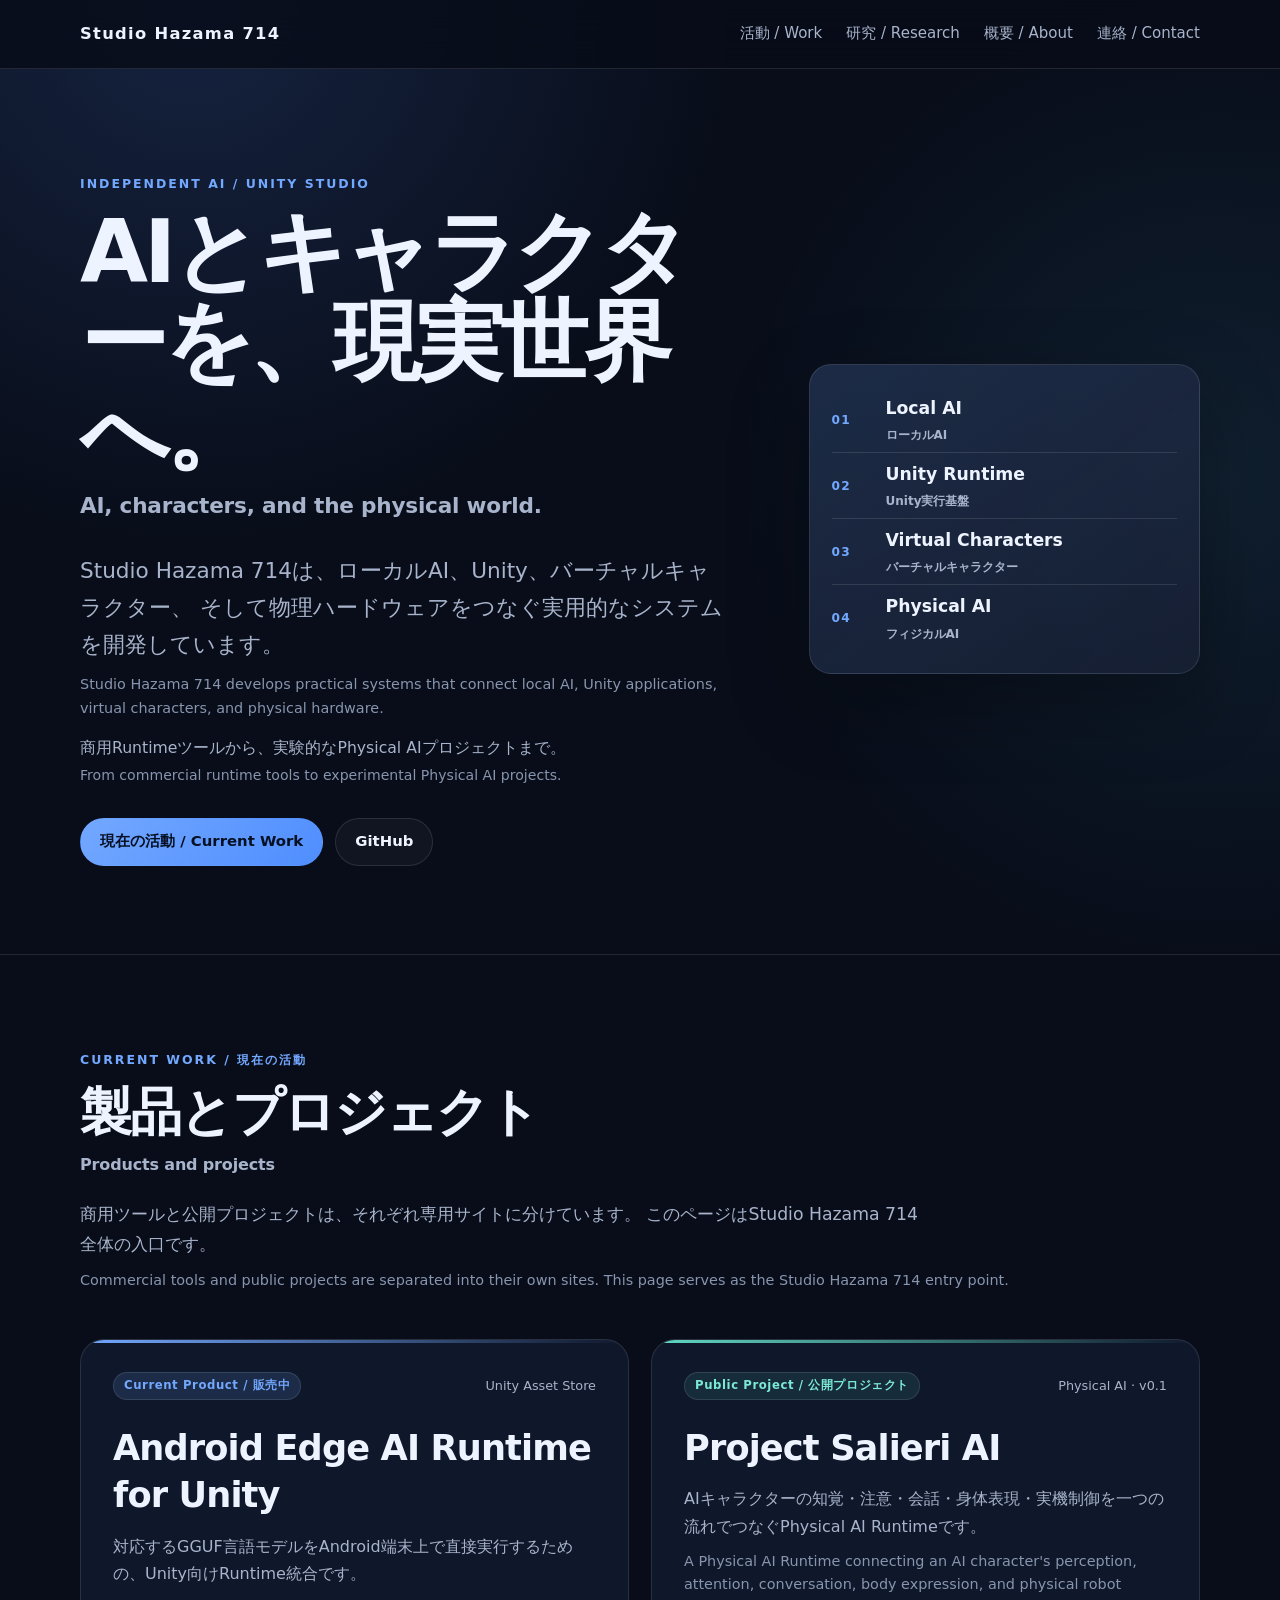
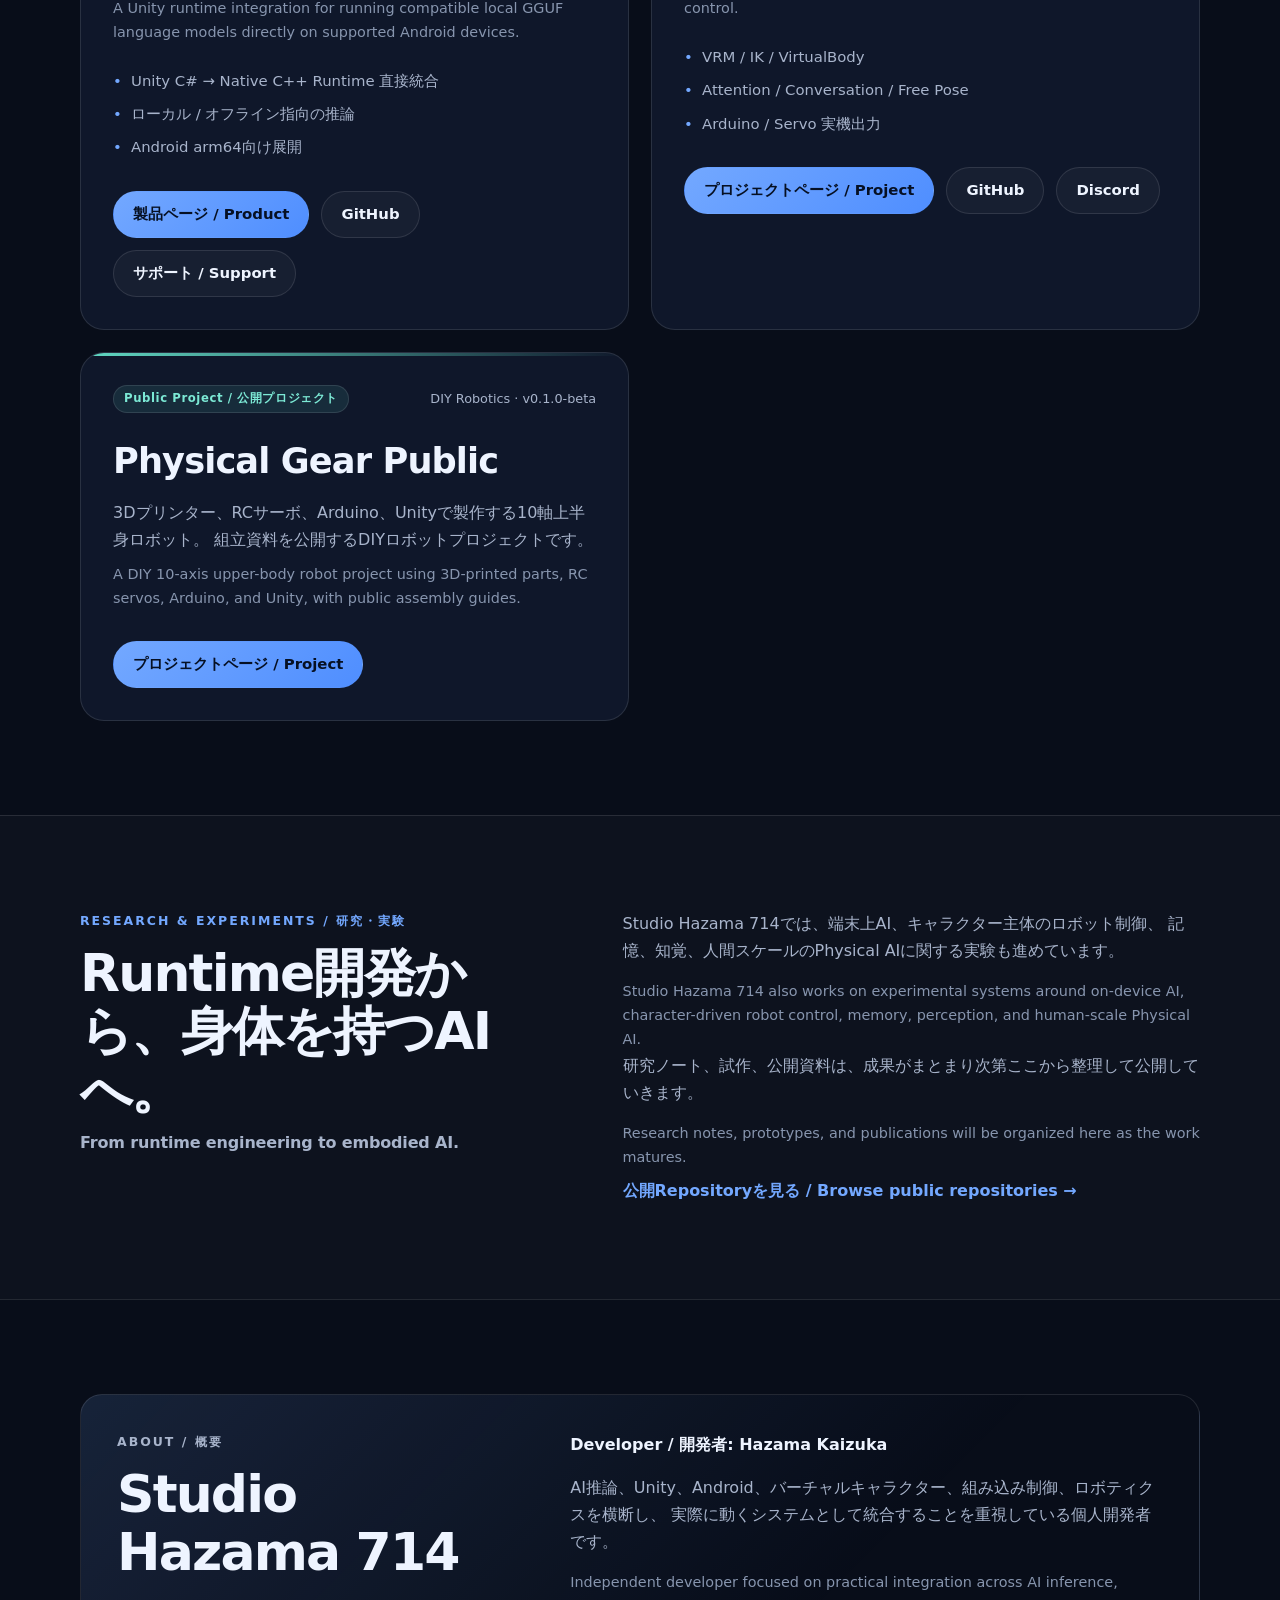
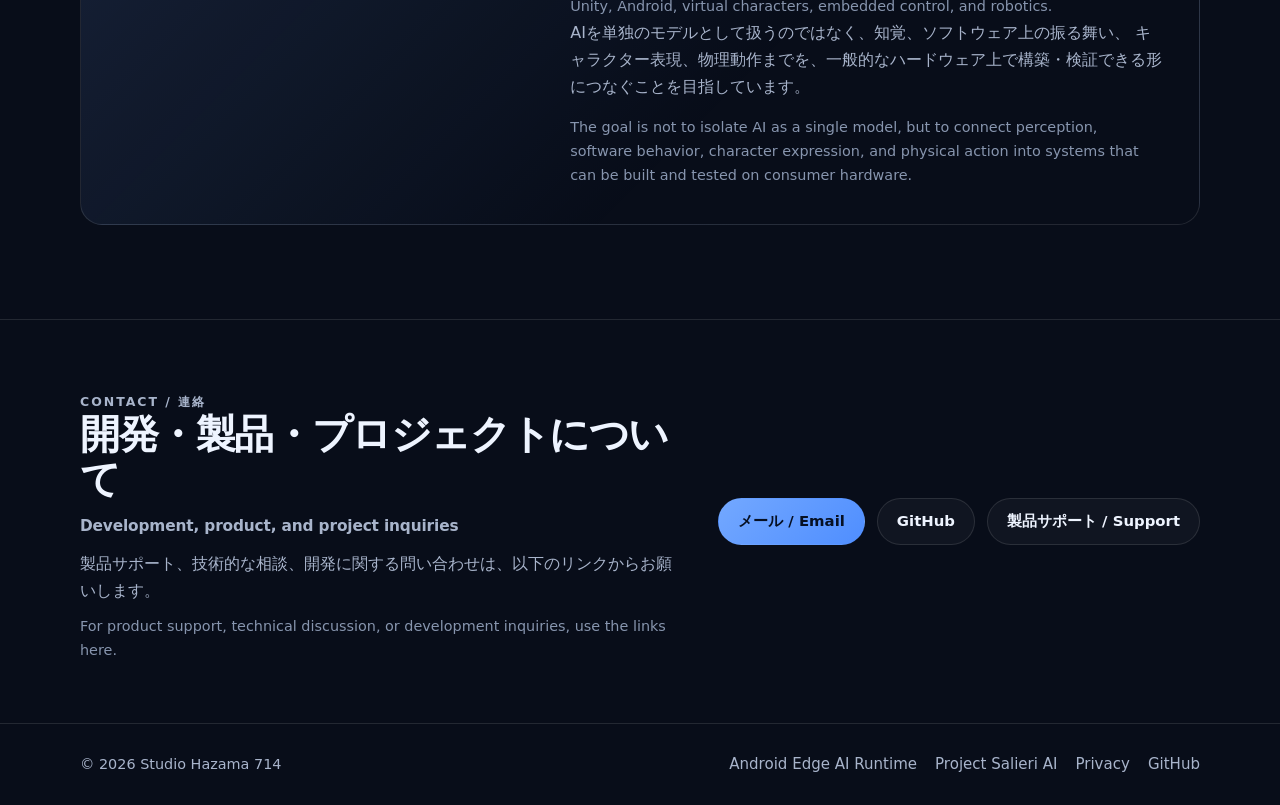
<file: index.html>
<!DOCTYPE html>
<html lang="ja">
<head>
  <meta charset="utf-8">
  <meta name="viewport" content="width=device-width, initial-scale=1">
  <meta name="description" content="Studio Hazama 714 — AI Runtime、Unity、バーチャルキャラクター、Physical AIを扱う個人開発スタジオ。">
  <meta name="theme-color" content="#0b1020">
  <title>Studio Hazama 714 | AI, Unity and Physical Systems</title>
  <link rel="stylesheet" href="style.css">
  <link rel="stylesheet" href="portal.css">
</head>
<body>
  <header class="site-header">
    <div class="container header-inner">
      <a class="brand" href="#top" aria-label="Studio Hazama 714 home">Studio Hazama 714</a>
      <nav aria-label="Primary navigation">
        <a href="#work">活動 / Work</a>
        <a href="#research">研究 / Research</a>
        <a href="#about">概要 / About</a>
        <a href="#contact">連絡 / Contact</a>
      </nav>
    </div>
  </header>

  <main id="top">
    <section class="hero studio-hero">
      <div class="container hero-grid">
        <div>
          <p class="eyebrow">Independent AI / Unity Studio</p>
          <h1>AIとキャラクターを、現実世界へ。</h1>
          <p class="en-heading">AI, characters, and the physical world.</p>
          <p class="lead">
            Studio Hazama 714は、ローカルAI、Unity、バーチャルキャラクター、
            そして物理ハードウェアをつなぐ実用的なシステムを開発しています。
          </p>
          <p class="en-copy">
            Studio Hazama 714 develops practical systems that connect local AI,
            Unity applications, virtual characters, and physical hardware.
          </p>
          <p class="hero-subline">
            商用Runtimeツールから、実験的なPhysical AIプロジェクトまで。
            <span class="en-inline">From commercial runtime tools to experimental Physical AI projects.</span>
          </p>
          <div class="actions">
            <a class="button primary" href="#work">現在の活動 / Current Work</a>
            <a class="button secondary" href="https://github.com/hazama714">GitHub</a>
          </div>
        </div>

        <div class="studio-mark" aria-label="Studio Hazama 714 focus areas">
          <div class="studio-mark-row"><span>01</span><strong>Local AI <small>ローカルAI</small></strong></div>
          <div class="studio-mark-row"><span>02</span><strong>Unity Runtime <small>Unity実行基盤</small></strong></div>
          <div class="studio-mark-row"><span>03</span><strong>Virtual Characters <small>バーチャルキャラクター</small></strong></div>
          <div class="studio-mark-row"><span>04</span><strong>Physical AI <small>フィジカルAI</small></strong></div>
        </div>
      </div>
    </section>

    <section id="work" class="section">
      <div class="container">
        <p class="eyebrow">Current Work / 現在の活動</p>
        <h2>製品とプロジェクト</h2>
        <p class="en-heading section-en">Products and projects</p>
        <p class="section-intro">
          商用ツールと公開プロジェクトは、それぞれ専用サイトに分けています。
          このページはStudio Hazama 714全体の入口です。
        </p>
        <p class="en-copy">
          Commercial tools and public projects are separated into their own sites.
          This page serves as the Studio Hazama 714 entry point.
        </p>

        <div class="work-grid">
          <article class="work-card product-card">
            <div class="work-card-topline">
              <span class="pill">Current Product / 販売中</span>
              <span class="work-meta">Unity Asset Store</span>
            </div>
            <h3>Android Edge AI Runtime for Unity</h3>
            <p>
              対応するGGUF言語モデルをAndroid端末上で直接実行するための、Unity向けRuntime統合です。
            </p>
            <p class="en-copy compact-en">
              A Unity runtime integration for running compatible local GGUF language
              models directly on supported Android devices.
            </p>
            <ul class="compact-list">
              <li>Unity C# → Native C++ Runtime 直接統合</li>
              <li>ローカル / オフライン指向の推論</li>
              <li>Android arm64向け展開</li>
            </ul>
            <div class="actions">
              <a class="button primary" href="https://hazama714.github.io/Project-Salieri-AI-Android-Runtime/">製品ページ / Product</a>
              <a class="button secondary" href="https://github.com/hazama714/Project-Salieri-AI-Android-Runtime">GitHub</a>
              <a class="button secondary" href="support.html">サポート / Support</a>
            </div>
          </article>

          <article class="work-card project-card">
            <div class="work-card-topline">
              <span class="pill">Public Project / 公開プロジェクト</span>
              <span class="work-meta">Physical AI · v0.1</span>
            </div>
            <h3>Project Salieri AI</h3>
            <p>
              AIキャラクターの知覚・注意・会話・身体表現・実機制御を一つの流れでつなぐPhysical AI Runtimeです。
            </p>
            <p class="en-copy compact-en">
              A Physical AI Runtime connecting an AI character's perception, attention,
              conversation, body expression, and physical robot control.
            </p>
            <ul class="compact-list">
              <li>VRM / IK / VirtualBody</li>
              <li>Attention / Conversation / Free Pose</li>
              <li>Arduino / Servo 実機出力</li>
            </ul>
            <div class="actions">
              <a class="button primary" href="https://hazama714.github.io/Project-Salieri-AI/">プロジェクトページ / Project</a>
              <a class="button secondary" href="https://github.com/hazama714/Project-Salieri-AI">GitHub</a>
              <a class="button secondary" href="https://discord.gg/tJhNYX4sfB" target="_blank" rel="noopener noreferrer">Discord</a>
            </div>
          </article>

          <article class="work-card project-card">
            <div class="work-card-topline">
              <span class="pill">Public Project / 公開プロジェクト</span>
              <span class="work-meta">DIY Robotics · v0.1.0-beta</span>
            </div>
            <h3>Physical Gear Public</h3>
            <p>
              3Dプリンター、RCサーボ、Arduino、Unityで製作する10軸上半身ロボット。
              組立資料を公開するDIYロボットプロジェクトです。
            </p>
            <p class="en-copy compact-en">
              A DIY 10-axis upper-body robot project using 3D-printed parts, RC servos,
              Arduino, and Unity, with public assembly guides.
            </p>
            <div class="actions">
              <a class="button primary" href="https://hazama714.github.io/Physical-Gear-Public/">プロジェクトページ / Project</a>
            </div>
          </article>
        </div>
      </div>
    </section>

    <section id="research" class="section alt">
      <div class="container research-grid">
        <div>
          <p class="eyebrow">Research & Experiments / 研究・実験</p>
          <h2>Runtime開発から、身体を持つAIへ。</h2>
          <p class="en-heading section-en">From runtime engineering to embodied AI.</p>
        </div>
        <div class="research-copy">
          <p>
            Studio Hazama 714では、端末上AI、キャラクター主体のロボット制御、
            記憶、知覚、人間スケールのPhysical AIに関する実験も進めています。
          </p>
          <p class="en-copy">
            Studio Hazama 714 also works on experimental systems around on-device AI,
            character-driven robot control, memory, perception, and human-scale Physical AI.
          </p>
          <p>
            研究ノート、試作、公開資料は、成果がまとまり次第ここから整理して公開していきます。
          </p>
          <p class="en-copy">
            Research notes, prototypes, and publications will be organized here as the work matures.
          </p>
          <a class="text-link" href="https://github.com/hazama714">公開Repositoryを見る / Browse public repositories →</a>
        </div>
      </div>
    </section>

    <section id="about" class="section">
      <div class="container split-panel studio-about">
        <div>
          <p class="eyebrow">About / 概要</p>
          <h2>Studio Hazama 714</h2>
        </div>
        <div>
          <p><strong>Developer / 開発者: Hazama Kaizuka</strong></p>
          <p>
            AI推論、Unity、Android、バーチャルキャラクター、組み込み制御、ロボティクスを横断し、
            実際に動くシステムとして統合することを重視している個人開発者です。
          </p>
          <p class="en-copy">
            Independent developer focused on practical integration across AI inference,
            Unity, Android, virtual characters, embedded control, and robotics.
          </p>
          <p>
            AIを単独のモデルとして扱うのではなく、知覚、ソフトウェア上の振る舞い、
            キャラクター表現、物理動作までを、一般的なハードウェア上で構築・検証できる形につなぐことを目指しています。
          </p>
          <p class="en-copy">
            The goal is not to isolate AI as a single model, but to connect perception,
            software behavior, character expression, and physical action into systems that
            can be built and tested on consumer hardware.
          </p>
        </div>
      </div>
    </section>

    <section id="contact" class="section compact">
      <div class="container callout">
        <div>
          <p class="eyebrow">Contact / 連絡</p>
          <h2>開発・製品・プロジェクトについて</h2>
          <p class="en-heading contact-en">Development, product, and project inquiries</p>
          <p>
            製品サポート、技術的な相談、開発に関する問い合わせは、以下のリンクからお願いします。
          </p>
          <p class="en-copy">
            For product support, technical discussion, or development inquiries, use the links here.
          </p>
        </div>
        <div class="actions contact-actions">
          <a class="button primary" href="mailto:otakunokaseki@gmail.com">メール / Email</a>
          <a class="button secondary" href="https://github.com/hazama714">GitHub</a>
          <a class="button secondary" href="support.html">製品サポート / Support</a>
        </div>
      </div>
    </section>
  </main>

  <footer class="site-footer">
    <div class="container footer-inner">
      <p>© 2026 Studio Hazama 714</p>
      <div class="footer-links">
        <a href="https://hazama714.github.io/Project-Salieri-AI-Android-Runtime/">Android Edge AI Runtime</a>
        <a href="https://hazama714.github.io/Project-Salieri-AI/">Project Salieri AI</a>
        <a href="privacy.html">Privacy</a>
        <a href="https://github.com/hazama714">GitHub</a>
      </div>
    </div>
  </footer>
</body>
</html>
</file>
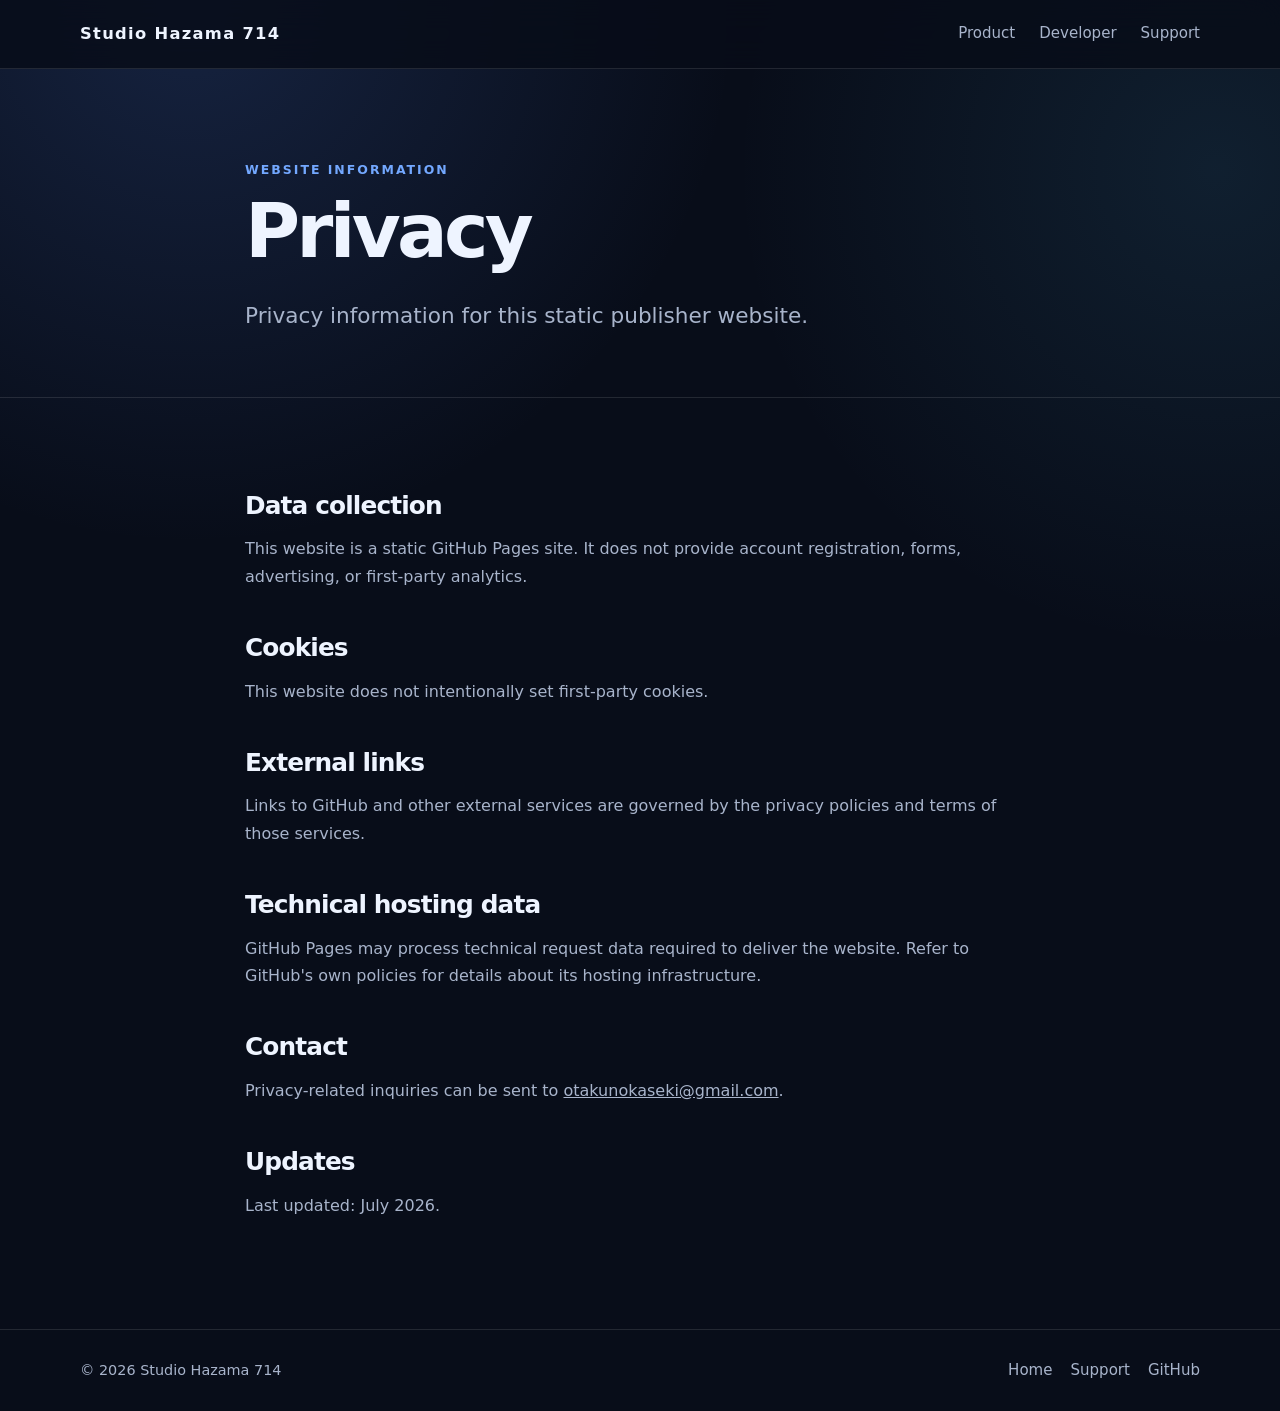
<file: privacy.html>
<!DOCTYPE html>
<html lang="en">
<head>
  <meta charset="utf-8">
  <meta name="viewport" content="width=device-width, initial-scale=1">
  <meta name="description" content="Privacy information for the Studio Hazama 714 publisher website.">
  <meta name="theme-color" content="#0b1020">
  <title>Privacy | Studio Hazama 714</title>
  <link rel="stylesheet" href="style.css">
</head>
<body>
  <header class="site-header">
    <div class="container header-inner">
      <a class="brand" href="index.html" aria-label="Studio Hazama 714 home">Studio Hazama 714</a>
      <nav aria-label="Primary navigation">
        <a href="index.html#product">Product</a>
        <a href="index.html#developer">Developer</a>
        <a href="support.html">Support</a>
      </nav>
    </div>
  </header>

  <main>
    <section class="page-hero">
      <div class="container narrow">
        <p class="eyebrow">Website information</p>
        <h1>Privacy</h1>
        <p class="lead">Privacy information for this static publisher website.</p>
      </div>
    </section>

    <section class="section">
      <div class="container narrow prose">
        <h2>Data collection</h2>
        <p>
          This website is a static GitHub Pages site. It does not provide account
          registration, forms, advertising, or first-party analytics.
        </p>

        <h2>Cookies</h2>
        <p>
          This website does not intentionally set first-party cookies.
        </p>

        <h2>External links</h2>
        <p>
          Links to GitHub and other external services are governed by the privacy
          policies and terms of those services.
        </p>

        <h2>Technical hosting data</h2>
        <p>
          GitHub Pages may process technical request data required to deliver the
          website. Refer to GitHub's own policies for details about its hosting
          infrastructure.
        </p>

        <h2>Contact</h2>
        <p>
          Privacy-related inquiries can be sent to
          <a href="mailto:otakunokaseki@gmail.com">otakunokaseki@gmail.com</a>.
        </p>

        <h2>Updates</h2>
        <p>Last updated: July 2026.</p>
      </div>
    </section>
  </main>

  <footer class="site-footer">
    <div class="container footer-inner">
      <p>© 2026 Studio Hazama 714</p>
      <div class="footer-links">
        <a href="index.html">Home</a>
        <a href="support.html">Support</a>
        <a href="https://github.com/hazama714">GitHub</a>
      </div>
    </div>
  </footer>
</body>
</html>
</file>
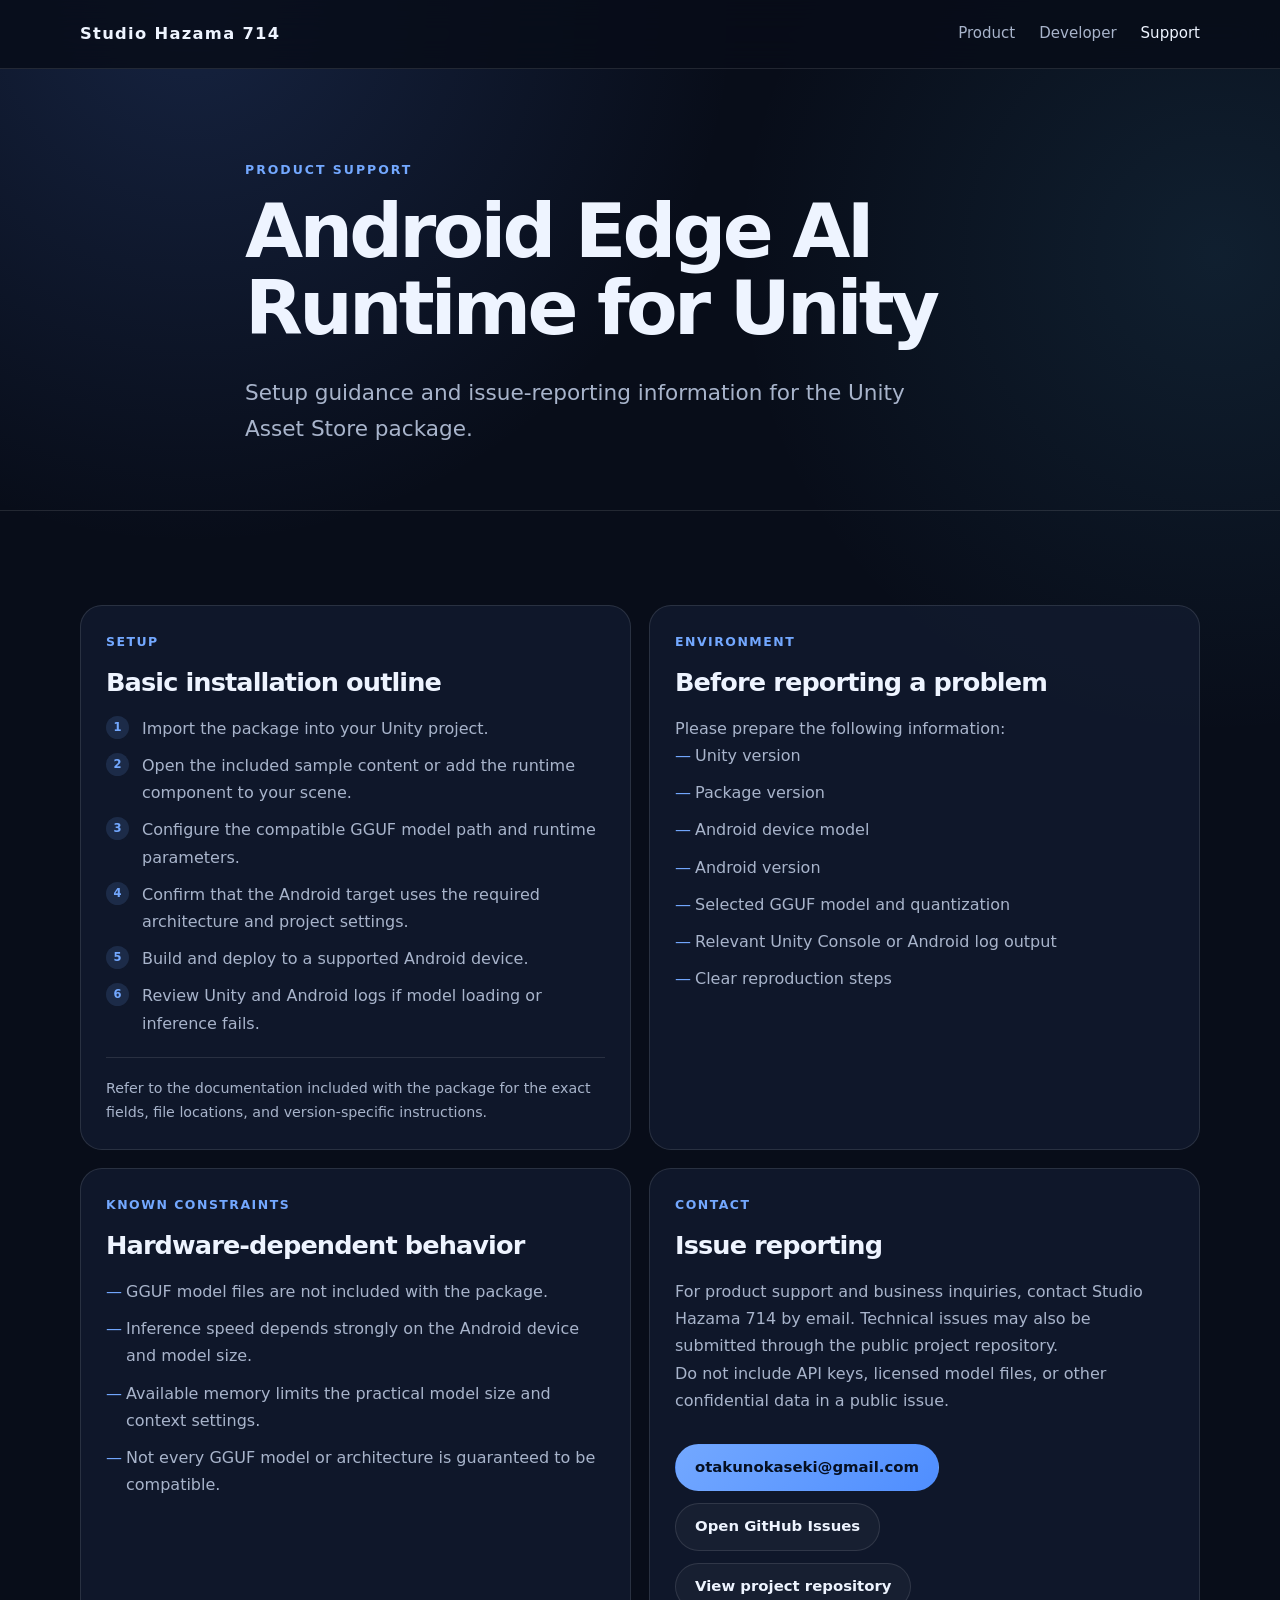
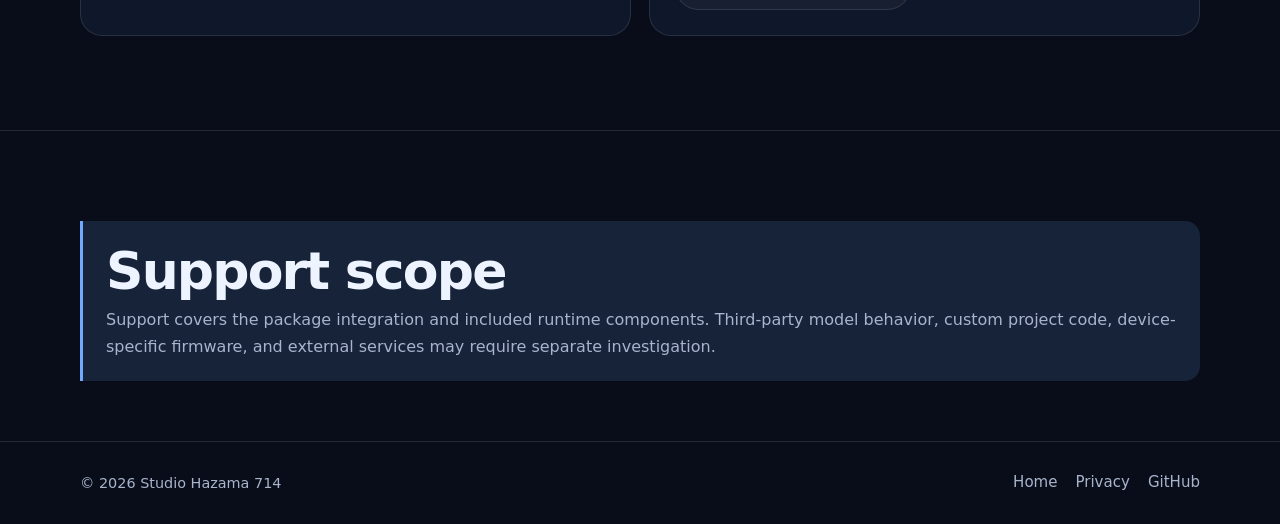
<file: support.html>
<!DOCTYPE html>
<html lang="en">
<head>
  <meta charset="utf-8">
  <meta name="viewport" content="width=device-width, initial-scale=1">
  <meta name="description" content="Support information for Android Edge AI Runtime for Unity.">
  <meta name="theme-color" content="#0b1020">
  <title>Support | Studio Hazama 714</title>
  <link rel="stylesheet" href="style.css">
</head>
<body>
  <header class="site-header">
    <div class="container header-inner">
      <a class="brand" href="index.html" aria-label="Studio Hazama 714 home">Studio Hazama 714</a>
      <nav aria-label="Primary navigation">
        <a href="index.html#product">Product</a>
        <a href="index.html#developer">Developer</a>
        <a href="support.html" aria-current="page">Support</a>
      </nav>
    </div>
  </header>

  <main>
    <section class="page-hero">
      <div class="container narrow">
        <p class="eyebrow">Product support</p>
        <h1>Android Edge AI Runtime for Unity</h1>
        <p class="lead">
          Setup guidance and issue-reporting information for the Unity Asset Store package.
        </p>
      </div>
    </section>

    <section class="section">
      <div class="container support-grid">
        <article class="card support-card">
          <p class="card-kicker">Setup</p>
          <h2>Basic installation outline</h2>
          <ol class="support-list numbered">
            <li>Import the package into your Unity project.</li>
            <li>Open the included sample content or add the runtime component to your scene.</li>
            <li>Configure the compatible GGUF model path and runtime parameters.</li>
            <li>Confirm that the Android target uses the required architecture and project settings.</li>
            <li>Build and deploy to a supported Android device.</li>
            <li>Review Unity and Android logs if model loading or inference fails.</li>
          </ol>
          <p class="small-note">
            Refer to the documentation included with the package for the exact fields,
            file locations, and version-specific instructions.
          </p>
        </article>

        <article class="card support-card">
          <p class="card-kicker">Environment</p>
          <h2>Before reporting a problem</h2>
          <p>Please prepare the following information:</p>
          <ul class="support-list">
            <li>Unity version</li>
            <li>Package version</li>
            <li>Android device model</li>
            <li>Android version</li>
            <li>Selected GGUF model and quantization</li>
            <li>Relevant Unity Console or Android log output</li>
            <li>Clear reproduction steps</li>
          </ul>
        </article>

        <article class="card support-card">
          <p class="card-kicker">Known constraints</p>
          <h2>Hardware-dependent behavior</h2>
          <ul class="support-list">
            <li>GGUF model files are not included with the package.</li>
            <li>Inference speed depends strongly on the Android device and model size.</li>
            <li>Available memory limits the practical model size and context settings.</li>
            <li>Not every GGUF model or architecture is guaranteed to be compatible.</li>
          </ul>
        </article>

        <article class="card support-card">
          <p class="card-kicker">Contact</p>
          <h2>Issue reporting</h2>
          <p>
            For product support and business inquiries, contact Studio Hazama 714
            by email. Technical issues may also be submitted through the public
            project repository.
          </p>
          <p>
            Do not include API keys, licensed model files, or other confidential
            data in a public issue.
          </p>
          <div class="actions vertical">
            <a class="button primary" href="mailto:otakunokaseki@gmail.com">otakunokaseki@gmail.com</a>
            <a class="button secondary" href="https://github.com/hazama714/Project-Salieri-AI-Android-Runtime/issues">Open GitHub Issues</a>
            <a class="button secondary" href="https://github.com/hazama714/Project-Salieri-AI-Android-Runtime">View project repository</a>
          </div>
        </article>
      </div>
    </section>

    <section class="section compact">
      <div class="container notice">
        <h2>Support scope</h2>
        <p>
          Support covers the package integration and included runtime components.
          Third-party model behavior, custom project code, device-specific firmware,
          and external services may require separate investigation.
        </p>
      </div>
    </section>
  </main>

  <footer class="site-footer">
    <div class="container footer-inner">
      <p>© 2026 Studio Hazama 714</p>
      <div class="footer-links">
        <a href="index.html">Home</a>
        <a href="privacy.html">Privacy</a>
        <a href="https://github.com/hazama714">GitHub</a>
      </div>
    </div>
  </footer>
</body>
</html>
</file>
<file: style.css>
/* Hazama714 publisher website */
:root {
  --bg: #080d19;
  --bg-soft: #0d1425;
  --panel: rgba(18, 27, 48, 0.78);
  --panel-strong: #121b30;
  --text: #eef4ff;
  --muted: #a8b4cb;
  --line: rgba(255, 255, 255, 0.11);
  --accent: #73a8ff;
  --accent-strong: #4f8eff;
  --accent-soft: rgba(115, 168, 255, 0.14);
  --max: 1120px;
  --radius: 22px;
  color-scheme: dark;
}

* {
  box-sizing: border-box;
}

html {
  scroll-behavior: smooth;
}

body {
  margin: 0;
  min-width: 320px;
  background:
    radial-gradient(circle at 15% 0%, rgba(71, 113, 204, 0.22), transparent 34rem),
    radial-gradient(circle at 95% 12%, rgba(73, 164, 210, 0.12), transparent 30rem),
    var(--bg);
  color: var(--text);
  font-family:
    Inter, ui-sans-serif, system-ui, -apple-system, BlinkMacSystemFont,
    "Segoe UI", sans-serif;
  line-height: 1.7;
}

a {
  color: inherit;
}

.container {
  width: min(calc(100% - 40px), var(--max));
  margin-inline: auto;
}

.narrow {
  max-width: 790px;
}

.site-header {
  position: sticky;
  top: 0;
  z-index: 20;
  border-bottom: 1px solid var(--line);
  background: rgba(8, 13, 25, 0.84);
  backdrop-filter: blur(18px);
}

.header-inner {
  min-height: 68px;
  display: flex;
  align-items: center;
  justify-content: space-between;
  gap: 24px;
}

.brand {
  text-decoration: none;
  font-size: 1.02rem;
  font-weight: 800;
  letter-spacing: 0.08em;
}

nav {
  display: flex;
  gap: 24px;
}

nav a,
.footer-links a {
  color: var(--muted);
  text-decoration: none;
  font-size: 0.94rem;
}

nav a:hover,
nav a[aria-current="page"],
.footer-links a:hover {
  color: var(--text);
}

.hero {
  padding: 104px 0 88px;
}

.hero-grid {
  display: grid;
  grid-template-columns: minmax(0, 1.25fr) minmax(300px, 0.75fr);
  align-items: center;
  gap: 76px;
}

.eyebrow {
  margin: 0 0 13px;
  color: var(--accent);
  font-size: 0.78rem;
  font-weight: 800;
  letter-spacing: 0.16em;
  text-transform: uppercase;
}

h1,
h2,
h3,
p {
  overflow-wrap: anywhere;
}

h1 {
  max-width: 820px;
  margin: 0;
  font-size: clamp(2.8rem, 7vw, 5.5rem);
  line-height: 1.02;
  letter-spacing: -0.05em;
}

h2 {
  margin: 0;
  font-size: clamp(2rem, 4.5vw, 3.25rem);
  line-height: 1.12;
  letter-spacing: -0.035em;
}

h3 {
  margin: 0 0 8px;
  font-size: 1.18rem;
  line-height: 1.35;
}

.lead {
  max-width: 720px;
  margin: 28px 0 0;
  color: var(--muted);
  font-size: clamp(1.08rem, 2.4vw, 1.35rem);
}

.actions {
  display: flex;
  flex-wrap: wrap;
  gap: 12px;
  margin-top: 30px;
}

.actions.vertical {
  align-items: flex-start;
  flex-direction: column;
}

.button {
  display: inline-flex;
  min-height: 46px;
  align-items: center;
  justify-content: center;
  border: 1px solid transparent;
  border-radius: 999px;
  padding: 10px 19px;
  text-decoration: none;
  font-size: 0.93rem;
  font-weight: 750;
  transition:
    transform 160ms ease,
    background 160ms ease,
    border-color 160ms ease;
}

.button:hover {
  transform: translateY(-2px);
}

.button.primary {
  background: linear-gradient(135deg, var(--accent), var(--accent-strong));
  color: #061023;
}

.button.secondary {
  border-color: var(--line);
  background: rgba(255, 255, 255, 0.035);
}

.runtime-card {
  padding: 26px;
  border: 1px solid var(--line);
  border-radius: var(--radius);
  background:
    linear-gradient(145deg, rgba(111, 169, 255, 0.11), rgba(255, 255, 255, 0.025)),
    var(--panel);
  box-shadow: 0 28px 80px rgba(0, 0, 0, 0.32);
}

.runtime-node {
  display: flex;
  align-items: center;
  justify-content: space-between;
  gap: 18px;
  border: 1px solid var(--line);
  border-radius: 15px;
  padding: 17px 18px;
  background: rgba(4, 9, 20, 0.4);
}

.runtime-node span {
  color: var(--muted);
  font-size: 0.88rem;
}

.runtime-node strong {
  font-size: 1rem;
}

.runtime-arrow {
  padding: 7px;
  color: var(--accent);
  text-align: center;
  font-size: 1.25rem;
}

.section {
  padding: 94px 0;
  border-top: 1px solid var(--line);
}

.section.alt {
  background: rgba(255, 255, 255, 0.018);
}

.section.compact {
  padding: 60px 0;
}

.section-intro {
  max-width: 850px;
  margin: 22px 0 0;
  color: var(--muted);
  font-size: 1.08rem;
}

.feature-grid {
  display: grid;
  grid-template-columns: repeat(4, minmax(0, 1fr));
  gap: 16px;
  margin-top: 42px;
}

.card {
  border: 1px solid var(--line);
  border-radius: var(--radius);
  padding: 25px;
  background: var(--panel);
}

.card p {
  margin: 0;
  color: var(--muted);
}

.card-kicker {
  margin-bottom: 16px !important;
  color: var(--accent) !important;
  font-size: 0.78rem;
  font-weight: 800;
  letter-spacing: 0.12em;
  text-transform: uppercase;
}

.split-panel {
  display: grid;
  grid-template-columns: minmax(0, 0.8fr) minmax(0, 1.2fr);
  gap: 58px;
  margin-top: 72px;
  border: 1px solid var(--line);
  border-radius: var(--radius);
  padding: 36px;
  background: linear-gradient(135deg, var(--accent-soft), transparent 62%);
}

.steps,
.support-list {
  margin: 0;
  padding: 0;
  list-style: none;
}

.steps {
  display: grid;
  gap: 13px;
}

.steps li {
  display: flex;
  align-items: flex-start;
  gap: 14px;
  color: var(--muted);
}

.steps span {
  display: inline-grid;
  flex: 0 0 28px;
  width: 28px;
  height: 28px;
  place-items: center;
  border-radius: 50%;
  background: var(--accent-soft);
  color: var(--accent);
  font-size: 0.78rem;
  font-weight: 800;
}

.notice {
  margin-top: 30px;
  border-left: 3px solid var(--accent);
  border-radius: 0 15px 15px 0;
  padding: 21px 23px;
  background: var(--accent-soft);
}

.notice p {
  margin: 6px 0 0;
  color: var(--muted);
}

.callout {
  display: flex;
  align-items: center;
  justify-content: space-between;
  gap: 38px;
}

.callout h2 {
  font-size: clamp(1.7rem, 4vw, 2.5rem);
}

.callout p {
  margin: 11px 0 0;
  color: var(--muted);
}

.page-hero {
  padding: 90px 0 62px;
}

.page-hero h1 {
  font-size: clamp(2.5rem, 6vw, 4.7rem);
}

.support-grid {
  display: grid;
  grid-template-columns: repeat(2, minmax(0, 1fr));
  gap: 18px;
}

.support-card h2 {
  margin-bottom: 18px;
  font-size: 1.6rem;
}

.support-list {
  display: grid;
  gap: 10px;
}

.support-list li {
  position: relative;
  padding-left: 20px;
  color: var(--muted);
}

.support-list li::before {
  position: absolute;
  left: 0;
  color: var(--accent);
  content: "—";
}

.support-list.numbered {
  counter-reset: support-step;
}

.support-list.numbered li {
  counter-increment: support-step;
  padding-left: 36px;
}

.support-list.numbered li::before {
  content: counter(support-step);
  top: 1px;
  display: inline-grid;
  width: 23px;
  height: 23px;
  place-items: center;
  border-radius: 50%;
  background: var(--accent-soft);
  font-size: 0.72rem;
  font-weight: 800;
}

.small-note {
  margin-top: 20px !important;
  border-top: 1px solid var(--line);
  padding-top: 18px;
  font-size: 0.89rem;
}

.prose h2 {
  margin-top: 44px;
  font-size: 1.55rem;
}

.prose h2:first-child {
  margin-top: 0;
}

.prose p {
  color: var(--muted);
}

.site-footer {
  border-top: 1px solid var(--line);
  padding: 28px 0;
}

.footer-inner {
  display: flex;
  align-items: center;
  justify-content: space-between;
  gap: 24px;
}

.footer-inner p {
  margin: 0;
  color: var(--muted);
  font-size: 0.9rem;
}

.footer-links {
  display: flex;
  gap: 18px;
}

@media (max-width: 900px) {
  .hero-grid,
  .split-panel {
    grid-template-columns: 1fr;
  }

  .hero-grid {
    gap: 50px;
  }

  .feature-grid {
    grid-template-columns: repeat(2, minmax(0, 1fr));
  }
}

@media (max-width: 640px) {
  .container {
    width: min(calc(100% - 28px), var(--max));
  }

  .header-inner {
    min-height: 62px;
  }

  nav {
    gap: 13px;
  }

  nav a {
    font-size: 0.82rem;
  }

  .hero {
    padding: 76px 0 64px;
  }

  .section {
    padding: 72px 0;
  }

  .feature-grid,
  .support-grid {
    grid-template-columns: 1fr;
  }

  .split-panel {
    gap: 30px;
    padding: 25px;
  }

  .callout,
  .footer-inner {
    align-items: flex-start;
    flex-direction: column;
  }

  .footer-links {
    flex-wrap: wrap;
  }
}
</file>
<file: portal.css>
/* Studio Hazama 714 portal-specific styles */
.studio-hero {
  min-height: 72vh;
  display: flex;
  align-items: center;
}

.hero-subline {
  margin: 14px 0 0;
  color: var(--muted);
  font-size: 0.98rem;
}

.en-heading {
  margin: 12px 0 0;
  color: var(--muted);
  font-size: clamp(1.08rem, 2vw, 1.35rem);
  font-weight: 650;
  letter-spacing: -0.01em;
}

.section-en {
  margin-top: 10px;
  font-size: 1rem;
}

.contact-en {
  margin-top: 8px;
  font-size: 0.96rem;
}

.en-copy {
  margin: 10px 0 0;
  color: #8795ae !important;
  font-size: 0.9rem;
  line-height: 1.65;
}

.compact-en {
  margin-top: 10px !important;
}

.en-inline {
  display: block;
  margin-top: 3px;
  color: #8795ae;
  font-size: 0.88rem;
}

.studio-mark {
  border: 1px solid var(--line);
  border-radius: var(--radius);
  padding: 22px;
  background:
    linear-gradient(145deg, rgba(115, 168, 255, 0.13), rgba(255, 255, 255, 0.02)),
    var(--panel);
  box-shadow: 0 28px 80px rgba(0, 0, 0, 0.3);
}

.studio-mark-row {
  display: flex;
  align-items: center;
  gap: 18px;
  min-height: 66px;
  border-bottom: 1px solid var(--line);
}

.studio-mark-row:last-child {
  border-bottom: 0;
}

.studio-mark-row span {
  width: 36px;
  color: var(--accent);
  font-size: 0.76rem;
  font-weight: 800;
  letter-spacing: 0.1em;
}

.studio-mark-row strong {
  display: flex;
  flex-direction: column;
  gap: 2px;
  font-size: 1.08rem;
}

.studio-mark-row small {
  color: var(--muted);
  font-size: 0.75rem;
  font-weight: 600;
}

.work-grid {
  display: grid;
  grid-template-columns: repeat(2, minmax(0, 1fr));
  gap: 22px;
  margin-top: 46px;
}

.work-card {
  position: relative;
  overflow: hidden;
  border: 1px solid var(--line);
  border-radius: calc(var(--radius) + 2px);
  padding: 32px;
  background: var(--panel);
}

.work-card::before {
  position: absolute;
  inset: 0 0 auto;
  height: 3px;
  background: linear-gradient(90deg, var(--accent), transparent);
  content: "";
}

.project-card::before {
  background: linear-gradient(90deg, #61d9c3, transparent);
}

.work-card-topline {
  display: flex;
  align-items: center;
  justify-content: space-between;
  gap: 16px;
  margin-bottom: 24px;
}

.pill {
  display: inline-flex;
  align-items: center;
  min-height: 28px;
  border: 1px solid var(--line);
  border-radius: 999px;
  padding: 3px 10px;
  background: var(--accent-soft);
  color: var(--accent);
  font-size: 0.73rem;
  font-weight: 800;
  letter-spacing: 0.05em;
}

.project-card .pill {
  background: rgba(97, 217, 195, 0.11);
  color: #7ce9d5;
}

.work-meta {
  color: var(--muted);
  font-size: 0.8rem;
}

.work-card h3 {
  margin-bottom: 14px;
  font-size: clamp(1.55rem, 3vw, 2.2rem);
  letter-spacing: -0.025em;
}

.work-card > p {
  margin: 0;
  color: var(--muted);
}

.compact-list {
  display: grid;
  gap: 8px;
  margin: 24px 0 0;
  padding: 0;
  list-style: none;
}

.compact-list li {
  position: relative;
  padding-left: 18px;
  color: var(--muted);
  font-size: 0.93rem;
}

.compact-list li::before {
  position: absolute;
  left: 0;
  color: var(--accent);
  content: "•";
}

.research-grid {
  display: grid;
  grid-template-columns: minmax(0, 0.9fr) minmax(0, 1.1fr);
  align-items: start;
  gap: 70px;
}

.research-copy p {
  margin-top: 0;
  color: var(--muted);
}

.text-link {
  display: inline-block;
  margin-top: 8px;
  color: var(--accent);
  text-decoration: none;
  font-weight: 750;
}

.text-link:hover {
  text-decoration: underline;
}

.studio-about {
  margin-top: 0;
}

.studio-about p {
  margin-top: 0;
  color: var(--muted);
}

.studio-about strong {
  color: var(--text);
}

.contact-actions {
  flex: 0 0 auto;
  margin-top: 0;
}

@media (max-width: 900px) {
  .work-grid,
  .research-grid {
    grid-template-columns: 1fr;
  }

  .research-grid {
    gap: 32px;
  }
}

@media (max-width: 640px) {
  .studio-hero {
    min-height: auto;
  }

  nav {
    flex-wrap: wrap;
    justify-content: flex-end;
  }

  .work-card {
    padding: 24px;
  }

  .work-card-topline {
    align-items: flex-start;
    flex-direction: column;
  }

  .contact-actions {
    margin-top: 8px;
  }
}
</file>
